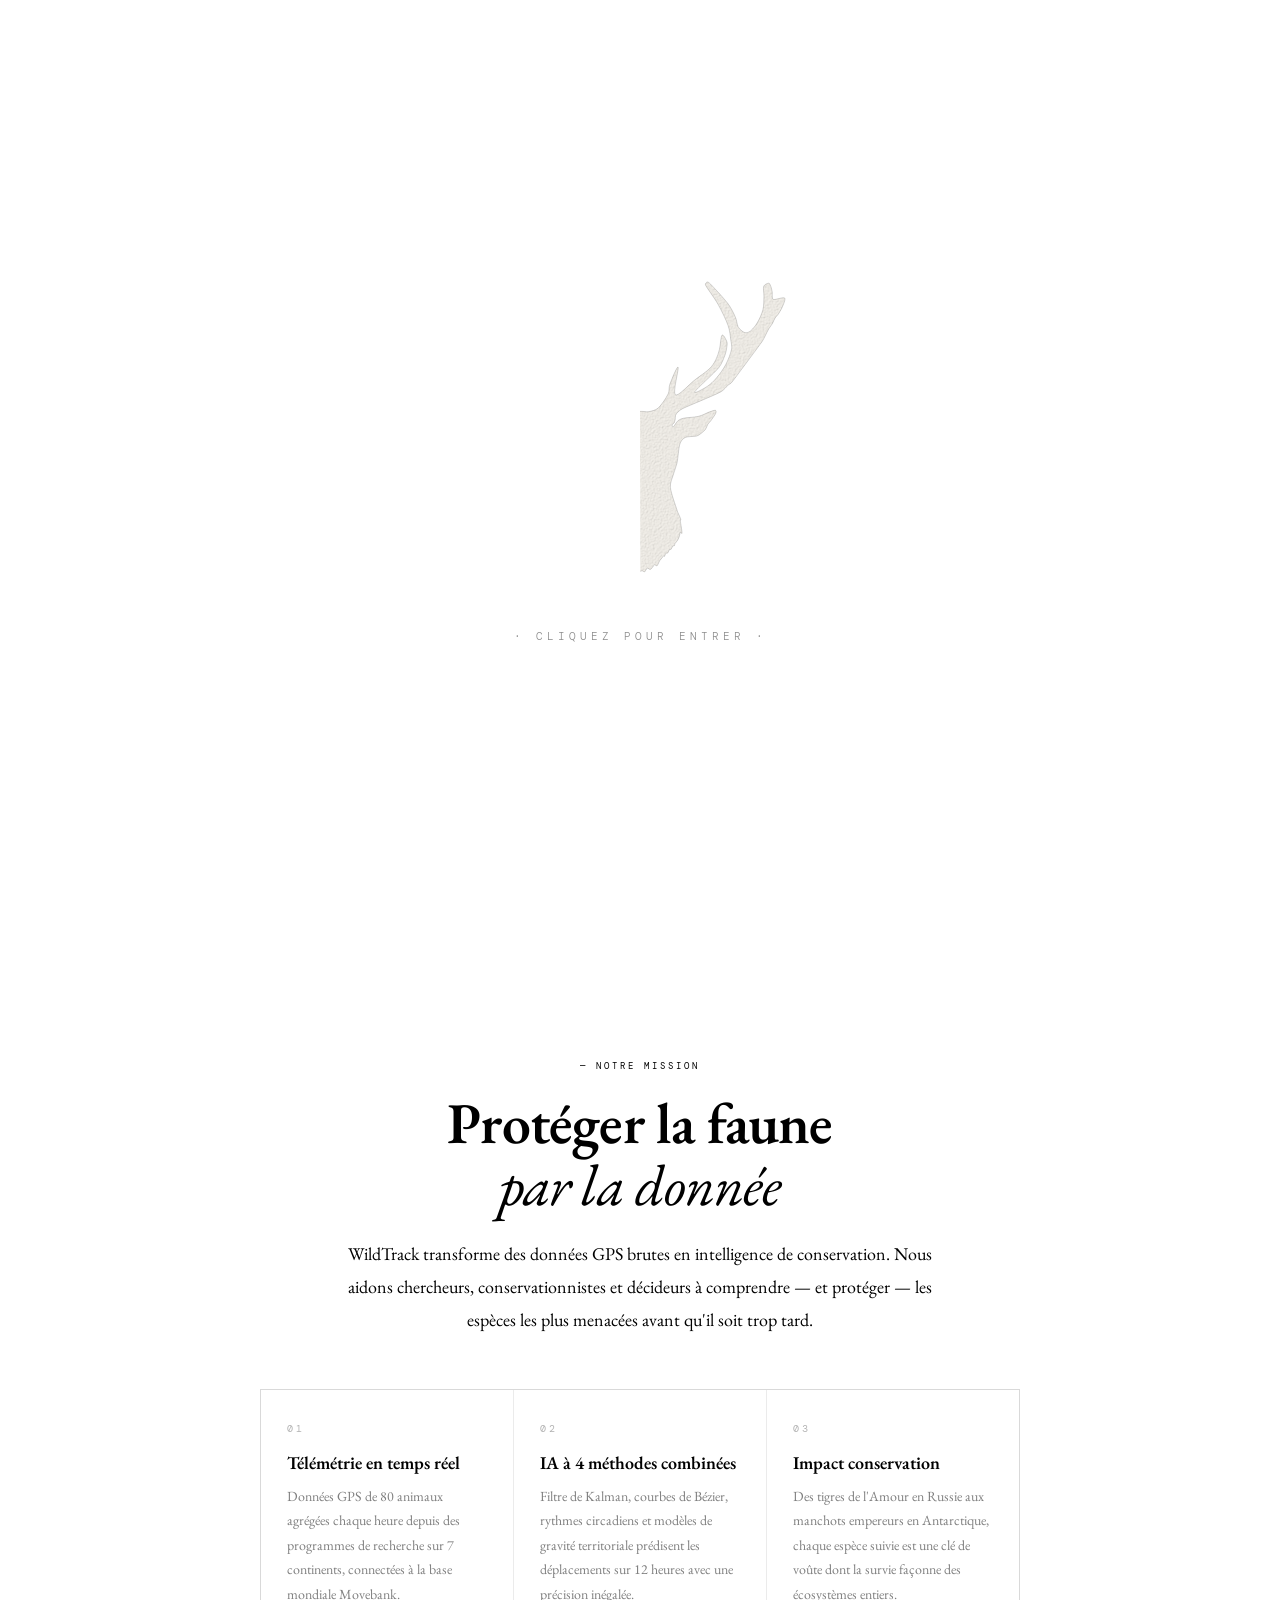
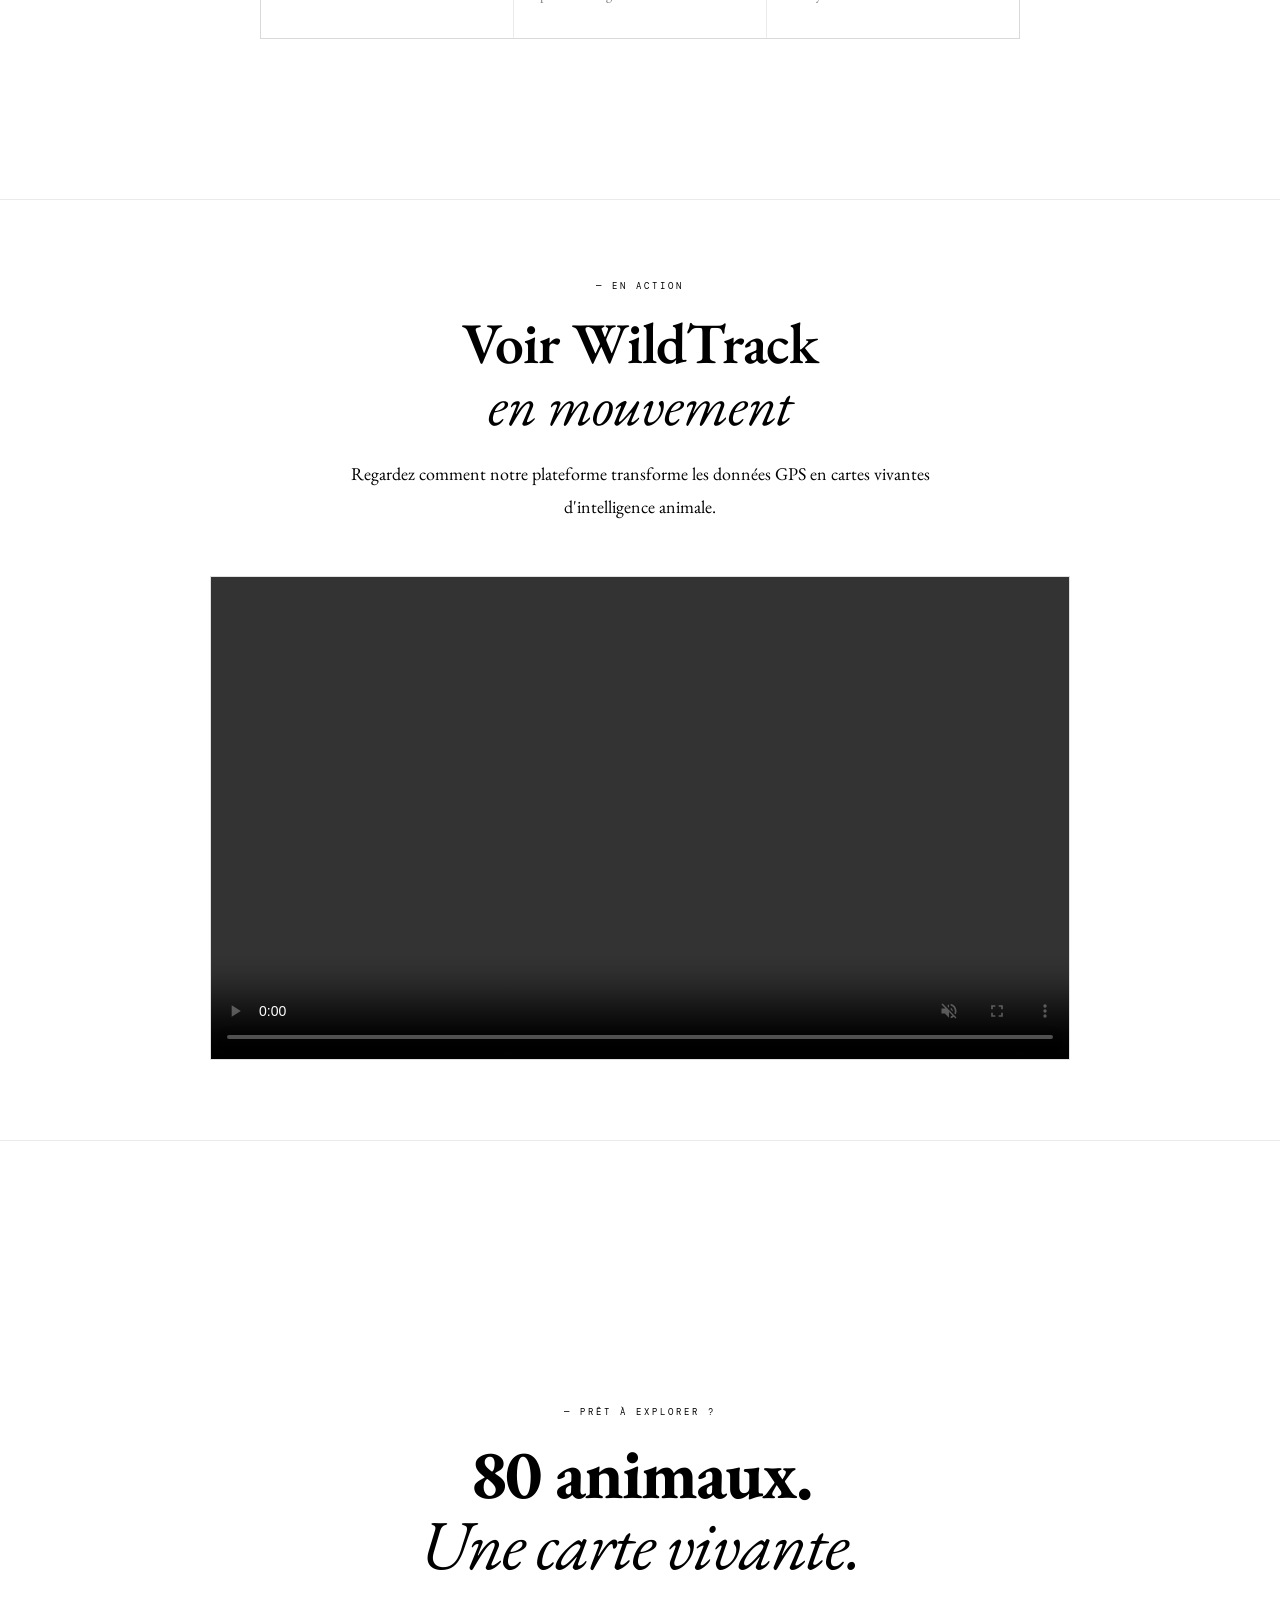
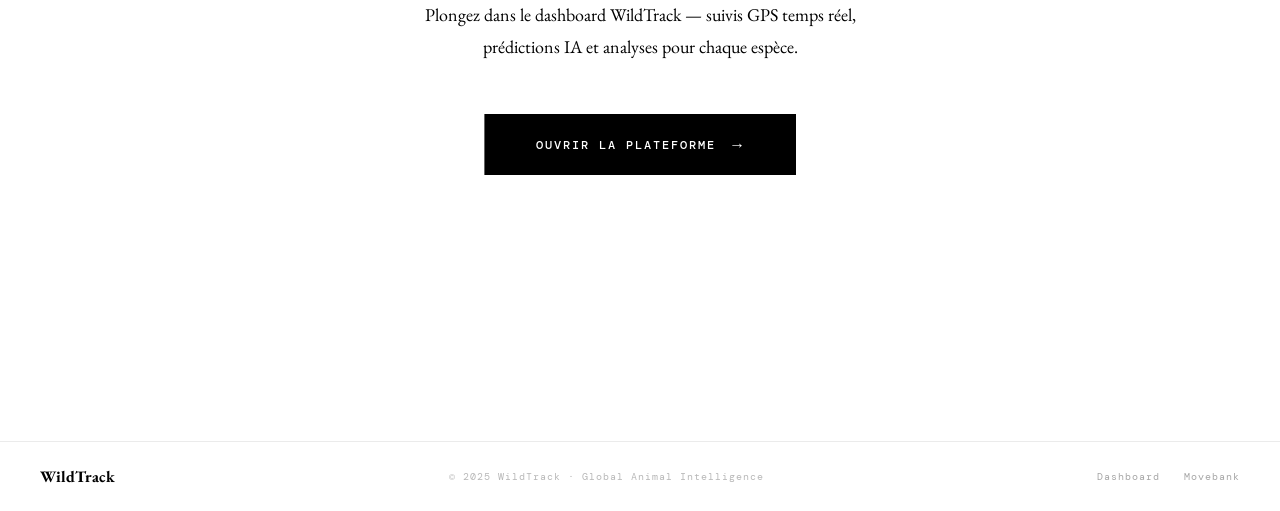
<file: index.html>
<!DOCTYPE html>
<html lang="fr">
<head>
<meta charset="UTF-8">
<meta name="viewport" content="width=device-width, initial-scale=1.0">
<title>WildTrack — Plateforme Mondiale de Suivi Animal</title>
<link rel="preconnect" href="https://fonts.googleapis.com">
<link href="https://fonts.googleapis.com/css2?family=EB+Garamond:ital,wght@0,400;0,500;0,600;0,700;0,800;1,400;1,500&family=DM+Mono:wght@300;400;500&display=swap" rel="stylesheet">
<style>
*,*::before,*::after{box-sizing:border-box;margin:0;padding:0}
html{scroll-behavior:smooth;font-size:16px}
body{
  font-family:'EB Garamond',serif;
  background:#ffffff;
  color:#000000;
  overflow-x:hidden;
}

/* ══════════════════════════════════════════
   ÉCRAN INTRO — CERF SVG
══════════════════════════════════════════ */
#intro{
  position:fixed;inset:0;z-index:9999;
  background:#ffffff;
  display:flex;flex-direction:column;
  align-items:center;justify-content:center;
  transition:opacity 1.1s ease,transform 1.1s ease;
}
#intro.hide{
  opacity:0;
  pointer-events:none;
}
#deer-svg{
  width:min(340px,72vw);
  height:min(340px,72vw);
  cursor:pointer;
}
.intro-sub{
  margin-top:32px;
  font-family:'DM Mono',monospace;
  font-size:11px;
  font-weight:300;
  letter-spacing:4px;
  text-transform:uppercase;
  color:#000;
  opacity:0;
  animation:fadeLabel 1s ease 2.8s forwards;
}
@keyframes fadeLabel{to{opacity:0.45}}
@keyframes blink{0%,100%{opacity:.15}55%{opacity:.55}}
.intro-sub span{animation:blink 2.4s ease infinite}

/* ══════════════════════════════════════════
   BARRE DE PROGRESSION
══════════════════════════════════════════ */
#progress{
  position:fixed;top:0;left:0;right:0;height:1px;
  z-index:500;background:rgba(0,0,0,0.08);
}
#progress-fill{
  height:100%;background:#000;
  transform:scaleX(0);transform-origin:left;
  transition:transform .12s linear;
}

/* ══════════════════════════════════════════
   NAVIGATION
══════════════════════════════════════════ */
nav{
  position:fixed;top:0;left:0;right:0;
  height:56px;z-index:400;
  background:rgba(255,255,255,0.94);
  backdrop-filter:blur(12px);
  border-bottom:1px solid rgba(0,0,0,0.08);
  display:flex;align-items:center;
  padding:0 40px;gap:20px;
  opacity:0;transform:translateY(-6px);
  transition:opacity .5s ease,transform .5s ease;
}
nav.show{opacity:1;transform:none}
.nav-logo{
  font-family:'EB Garamond',serif;
  font-size:20px;font-weight:700;
  color:#000;letter-spacing:-0.3px;
}
.nav-logo-sub{
  font-family:'DM Mono',monospace;
  font-size:8px;color:#000;opacity:0.4;
  letter-spacing:2px;text-transform:uppercase;
  margin-top:1px;
}
.nav-sp{flex:1}
.nav-dots{display:flex;gap:14px;align-items:center}
.ndot{
  width:6px;height:6px;border-radius:50%;
  border:1.5px solid rgba(0,0,0,0.25);
  background:transparent;cursor:pointer;
  transition:all .2s;padding:0;
}
.ndot.active{background:#000;border-color:#000}
.nav-cta{
  padding:7px 18px;
  border:1.5px solid #000;
  border-radius:0;
  color:#000;
  font-family:'DM Mono',monospace;
  font-size:10px;font-weight:500;
  letter-spacing:1.5px;text-transform:uppercase;
  text-decoration:none;
  transition:all .2s;
}
.nav-cta:hover{background:#000;color:#fff}

/* ══════════════════════════════════════════
   GLOBE FLOTTANT (position fixed, scroll)
══════════════════════════════════════════ */
#globe-container{
  position:fixed;
  z-index:10;
  pointer-events:none;
  transition:
    top 1.6s cubic-bezier(0.23,1,0.32,1),
    left 1.6s cubic-bezier(0.23,1,0.32,1),
    transform 1.6s cubic-bezier(0.23,1,0.32,1),
    opacity 0.8s ease;
  will-change:top,left,transform;
}
.globe-inner{
  width:280px;height:280px;
  border-radius:50%;
  overflow:hidden;
  box-shadow:
    0 0 0 1px rgba(0,0,0,0.06),
    inset -6px 0 10px rgba(0,0,0,0.18),
    inset 18px 2px 30px rgba(0,0,0,0.12),
    inset -28px -2px 40px rgba(200,220,255,0.08),
    300px 0 50px rgba(0,0,0,0.04) inset;
  background-image:url('https://pub-940ccf6255b54fa799a9b01050e6c227.r2.dev/globe.jpeg');
  background-size:auto 100%;
  background-repeat:repeat-x;
  animation:globeRotate 36s linear infinite;
}
@keyframes globeRotate{
  from{background-position:0 0}
  to{background-position:560px 0}
}

/* ══════════════════════════════════════════
   SECTIONS
══════════════════════════════════════════ */
section{
  min-height:100vh;
  display:flex;flex-direction:column;
  justify-content:center;
  position:relative;
  overflow:hidden;
}

/* ─── S1 HERO ─── */
#s1{
  padding:90px 8vw 80px;
  border-bottom:1px solid rgba(0,0,0,0.08);
}
.s1-tag{
  font-family:'DM Mono',monospace;
  font-size:10px;font-weight:400;
  letter-spacing:3px;text-transform:uppercase;
  color:#000;opacity:0.4;
  margin-bottom:24px;
}
.s1-tag span{
  display:inline-block;
  width:6px;height:6px;border-radius:50%;
  background:#000;opacity:0.4;
  margin-right:8px;vertical-align:middle;
  animation:pulse 2s ease infinite;
}
@keyframes pulse{0%,100%{opacity:.3;transform:scale(1)}50%{opacity:.8;transform:scale(1.4)}}
h1.hero{
  font-family:'EB Garamond',serif;
  font-size:clamp(48px,7vw,100px);
  font-weight:700;
  line-height:.96;
  letter-spacing:-2px;
  color:#000;
  margin-bottom:32px;
  max-width:58vw;
}
h1.hero em{
  font-style:italic;
  font-weight:400;
}
.hero-desc{
  font-family:'EB Garamond',serif;
  font-size:20px;font-weight:400;
  line-height:1.72;
  color:#000;opacity:0.6;
  max-width:520px;
  margin-bottom:56px;
}
.hero-stats{
  display:flex;gap:52px;
  margin-bottom:64px;
}
.stat-n{
  font-family:'DM Mono',monospace;
  font-size:36px;font-weight:300;color:#000;
  letter-spacing:-1px;
}
.stat-l{
  font-family:'DM Mono',monospace;
  font-size:9px;font-weight:400;
  letter-spacing:2.5px;text-transform:uppercase;
  color:#000;opacity:0.38;
  margin-top:3px;
}
/* CTA Button avec animation */
.hero-cta-wrap{
  position:relative;
  display:inline-block;
}
.hero-cta{
  display:inline-flex;align-items:center;gap:14px;
  padding:16px 40px;
  border:1.5px solid #000;
  color:#000;
  font-family:'DM Mono',monospace;
  font-size:11px;font-weight:500;
  letter-spacing:2px;text-transform:uppercase;
  text-decoration:none;
  transition:all .22s;
  position:relative;
  overflow:hidden;
}
.hero-cta::before{
  content:'';
  position:absolute;inset:0;
  background:#000;
  transform:translateX(-100%);
  transition:transform .28s cubic-bezier(0.4,0,0.2,1);
}
.hero-cta:hover::before{transform:translateX(0)}
.hero-cta:hover{color:#fff}
.hero-cta span,.hero-cta .arrow{position:relative;z-index:1}
.arrow{
  font-size:14px;
  transition:transform .22s;
}
.hero-cta:hover .arrow{transform:translateX(5px)}

/* ─── S2 MISSION ─── */
#s2{
  padding:80px 8vw;
  border-bottom:1px solid rgba(0,0,0,0.08);
  align-items:center;
  text-align:center;
}
.s2-inner{max-width:760px}
.section-tag{
  font-family:'DM Mono',monospace;
  font-size:9px;letter-spacing:3px;
  text-transform:uppercase;color:#000;opacity:0.35;
  margin-bottom:20px;
}
h2.sec{
  font-family:'EB Garamond',serif;
  font-size:clamp(30px,4.5vw,58px);
  font-weight:600;line-height:1.08;
  letter-spacing:-0.8px;color:#000;
  margin-bottom:22px;
}
h2.sec em{font-style:italic;font-weight:400}
.sec-desc{
  font-family:'EB Garamond',serif;
  font-size:18px;line-height:1.82;
  color:#000;opacity:0.55;
  max-width:600px;margin:0 auto 52px;
}
.cards{
  display:grid;grid-template-columns:repeat(3,1fr);
  gap:1px;background:rgba(0,0,0,0.08);
  border:1px solid rgba(0,0,0,0.08);
}
.card{
  background:#fff;
  padding:32px 26px;
  text-align:left;
}
.card-n{
  font-family:'DM Mono',monospace;
  font-size:10px;letter-spacing:3px;color:#000;opacity:0.3;
  margin-bottom:16px;
}
.card-title{
  font-family:'EB Garamond',serif;
  font-size:18px;font-weight:600;color:#000;
  margin-bottom:10px;
}
.card-text{
  font-family:'EB Garamond',serif;
  font-size:14px;line-height:1.75;color:#000;opacity:0.5;
}

/* ─── S3 VIDEO ─── */
#s3{
  padding:80px 8vw;
  border-bottom:1px solid rgba(0,0,0,0.08);
  align-items:center;
}
.s3-inner{max-width:860px;width:100%;text-align:center}
.vframe{
  position:relative;
  width:100%;aspect-ratio:16/9;
  border:1px solid rgba(0,0,0,0.12);
  margin-top:40px;overflow:hidden;
}
.vph{
  width:100%;height:100%;
  background:#f9f9f9;
  display:flex;flex-direction:column;
  align-items:center;justify-content:center;gap:16px;
}
.vph-label{
  display:inline-flex;align-items:center;gap:10px;
  padding:12px 24px;
  border:1.5px dashed rgba(0,0,0,0.2);
  color:#000;opacity:0.5;
  font-family:'DM Mono',monospace;font-size:11px;
  font-weight:400;letter-spacing:1px;
  cursor:pointer;transition:all .2s;
}
.vph-label:hover{
  border-style:solid;
  opacity:1;
}
.vph-label svg{width:16px;height:16px;opacity:0.6}
#vfile{display:none}
#vel{width:100%;height:100%;object-fit:cover;display:none}
.vhint{
  font-family:'DM Mono',monospace;
  font-size:9px;letter-spacing:2px;
  text-transform:uppercase;color:#000;opacity:0.25;
}

/* ─── S4 CTA ─── */
#s4{
  padding:80px 8vw;
  align-items:center;text-align:center;
}
.cta-big{
  font-family:'EB Garamond',serif;
  font-size:clamp(36px,5.5vw,72px);
  font-weight:700;line-height:1;
  letter-spacing:-2px;color:#000;
  margin-bottom:20px;
}
.cta-big em{font-style:italic;font-weight:400}
.cta-sub{
  font-family:'EB Garamond',serif;
  font-size:18px;line-height:1.75;
  color:#000;opacity:0.5;
  max-width:440px;margin:0 auto 52px;
}
/* CTA final avec animation de cadre */
.cta-final-wrap{position:relative;display:inline-block}
.cta-final{
  display:inline-flex;align-items:center;gap:16px;
  padding:20px 52px;
  background:#000;color:#fff;
  font-family:'DM Mono',monospace;
  font-size:12px;font-weight:500;
  letter-spacing:2px;text-transform:uppercase;
  text-decoration:none;
  transition:all .22s;
  position:relative;
  overflow:hidden;
}
.cta-final::before{
  content:'';position:absolute;inset:0;
  background:#fff;
  transform:translateX(-100%);
  transition:transform .3s cubic-bezier(0.4,0,0.2,1);
}
.cta-final:hover::before{transform:translateX(0)}
.cta-final:hover{color:#000;border:1.5px solid #000}
.cta-final span,.cta-final .arrow-f{position:relative;z-index:1}
.arrow-f{font-size:16px;transition:transform .22s}
.cta-final:hover .arrow-f{transform:translateX(6px)}

/* bordure animée autour du bouton */
@keyframes borderAnim{
  0%{clip-path:inset(0 100% 0 0)}
  100%{clip-path:inset(0 0 0 0)}
}

/* ══════════════════════════════════════════
   FOOTER
══════════════════════════════════════════ */
footer{
  padding:24px 40px;
  border-top:1px solid rgba(0,0,0,0.08);
  display:flex;align-items:center;
  justify-content:space-between;
}
.f-logo{
  font-family:'EB Garamond',serif;
  font-size:16px;font-weight:700;color:#000;
}
.f-copy{
  font-family:'DM Mono',monospace;
  font-size:10px;color:#000;opacity:0.28;letter-spacing:1px;
}
.f-links{display:flex;gap:24px}
.f-links a{
  font-family:'DM Mono',monospace;font-size:10px;
  color:#000;opacity:0.35;text-decoration:none;
  letter-spacing:1px;transition:opacity .2s;
}
.f-links a:hover{opacity:0.9}

/* ══════════════════════════════════════════
   REVEAL SCROLL
══════════════════════════════════════════ */
.rev{opacity:0;transform:translateY(28px);transition:opacity .7s ease,transform .7s ease}
.rev.vis{opacity:1;transform:none}
.rd1{transition-delay:.08s}.rd2{transition-delay:.16s}.rd3{transition-delay:.24s}.rd4{transition-delay:.32s}
</style>
</head>
<body>

<!-- ══════════════════════════════
     INTRO : CERF SVG
══════════════════════════════ -->
<div id="intro">
  <svg id="deer-svg" viewBox="0 0 652 652" preserveAspectRatio="xMidYMid meet" title="Cliquez pour entrer">
    <defs>
      <path id="deer-shape" transform="matrix(0.24,0,0,0.24,0,0)" d="M1358.26,1233.5C1365.81,1233.41 1390.2,1233.39 1408.19,1236.4C1413.33,1237.26 1418.19,1237.55 1422.37,1236.72C1446.88,1231.82 1481.57,1226.43 1502.98,1207.4C1529.81,1183.56 1567.79,1125.16 1583.35,1093.65C1594.62,1070.83 1587.41,1042.17 1596.33,1018.32C1609.63,982.761 1655.76,866.569 1663.14,880.299C1670.51,894.03 1618.18,1083.88 1640.57,1100.7C1662.97,1117.53 1751.86,1016.14 1797.5,981.255C1836.56,951.409 1886.86,917.817 1914.45,891.417C1934.67,872.074 1950.17,847.759 1963.06,822.857C1976.09,797.673 1985.41,768.646 1992.62,740.314C2001.03,707.281 2003.58,635.355 2013.53,624.655C2023.47,613.955 2046.01,659.316 2052.3,676.115C2058.07,691.505 2053.58,709.162 2051.3,725.45C2048.75,743.67 2044.58,766.338 2037.01,785.434C2026.55,811.787 2011.76,855.473 1988.58,883.566C1948.66,931.924 1813.22,1050.42 1797.5,1075.58C1781.79,1100.75 1865.56,1052.89 1894.29,1034.54C1923.03,1016.2 1947.79,991.529 1969.91,965.499C1994.95,936.03 2024.55,895.864 2044.55,857.732C2064.56,819.603 2083.23,768.141 2089.92,736.707C2094.63,714.616 2087.96,691.486 2084.69,669.133C2080.13,637.891 2076.07,587.549 2062.53,549.256C2045.4,500.808 2012.16,432.819 1981.94,378.446C1951.93,324.462 1895.24,252.849 1881.21,223.017C1877.12,214.321 1889.52,199.084 1897.77,199.454C1906.01,199.823 1921.12,215.071 1930.67,225.235C1958.35,254.696 2032.13,333.484 2063.86,376.218C2087.68,408.291 2108.02,451.397 2121.1,481.637C2131.54,505.773 2133.55,539.359 2142.34,557.661C2149.02,571.57 2163.34,583.527 2173.86,591.45C2183.04,598.366 2193.98,605.708 2205.44,605.195C2217.23,604.666 2233.96,597.751 2244.6,588.279C2259.57,574.95 2281.8,548.61 2295.28,525.221C2311.21,497.548 2331.38,457.204 2340.23,422.245C2348.98,387.654 2347.26,346.898 2348.35,315.47C2349.3,288.219 2340.51,251.388 2346.79,233.682C2351.95,219.105 2376.8,209.842 2386,209.231C2394.68,208.655 2398.62,221.935 2401.98,230.016C2406.79,241.573 2412.66,264.596 2414.84,278.571C2416.65,290.195 2413.76,303.924 2415.03,313.866C2416.1,322.289 2416.27,334.561 2422.45,338.222C2428.64,341.883 2442.34,337.46 2452.13,335.831C2463.14,333.998 2478.08,328.511 2488.52,327.227C2497.21,326.159 2510.6,323.721 2514.77,328.13C2518.94,332.538 2515.95,345.506 2513.53,353.678C2509.44,367.49 2498.96,393.388 2490.24,411.004C2481.9,427.863 2469.91,446.714 2461.23,459.375C2454.44,469.273 2444.42,476.744 2438.13,486.972C2430.46,499.458 2423.69,519.69 2415.17,534.288C2406.91,548.44 2395.32,560.426 2387.02,574.557C2377.65,590.528 2367.48,613.619 2358.93,630.114C2351.37,644.684 2345.21,660.169 2335.7,673.524C2297,727.815 2168.44,900.081 2126.78,955.857C2113.5,973.626 2095.95,997.265 2085.68,1008.18C2080.1,1014.11 2071.35,1016.07 2065.16,1021.34C2051.46,1033 2028.24,1065.26 2003.49,1078.12C1943.1,1109.5 1759.47,1183.19 1702.84,1209.63C1688.47,1216.35 1673.78,1227.6 1663.74,1236.81C1655.11,1244.71 1646.54,1255.08 1642.55,1264.86C1638.68,1274.36 1641.68,1285.43 1639.81,1295.52C1637.93,1305.65 1635.29,1318.46 1631.26,1325.68C1627.92,1331.65 1617.02,1333.32 1615.6,1338.85C1614.18,1344.39 1616.91,1362.88 1622.74,1358.89C1630.69,1353.45 1649.58,1317.97 1663.32,1306.21C1674.87,1296.33 1695.19,1291.21 1705.19,1288.33C1722.39,1283.39 1790.25,1281.29 1826.21,1272.71C1862.74,1263.99 1896.91,1242.78 1915.08,1237.13C1928.5,1232.95 1952.71,1223 1960.85,1224.89C1968.53,1226.66 1967.11,1241.2 1963.96,1248.46C1957.93,1262.32 1935.31,1293.25 1924.72,1308.04C1917.34,1318.33 1907.1,1326.44 1900.4,1337.19C1893.35,1348.51 1890.88,1364.55 1882.38,1375.98C1873.42,1388.05 1858.51,1400.5 1846.59,1409.64C1835.61,1418.07 1824.28,1427.37 1810.91,1430.83C1789.68,1436.32 1741.49,1432.03 1719.21,1442.6C1699.21,1452.08 1683.98,1473.07 1677.2,1494.24C1666.41,1527.96 1662.96,1604.75 1654.44,1644.89C1647.9,1675.74 1634.33,1704.68 1626.1,1735.11C1617.26,1767.83 1597.04,1803.12 1601.36,1841.19C1604.1,1865.32 1613.9,1899.44 1624.83,1933.4C1636.74,1970.41 1649.99,2007.22 1656.9,2030.67C1658.86,2037.32 1680.73,2084.04 1683.04,2090.61C1690.02,2110.53 1678.04,2090.17 1680.87,2111C1683,2126.68 1694.62,2189.82 1694.08,2206.78C1693.64,2220.17 1681.48,2187.62 1679.75,2198.96C1676.24,2222.04 1670.66,2246.15 1657.38,2265.3C1652.43,2272.43 1645.58,2280.91 1637.65,2290.11C1636.26,2291.71 1634.85,2305 1633.4,2306.64C1629.4,2311.2 1625.17,2304.23 1620.82,2308.99C1616.15,2314.11 1611.32,2330.97 1606.47,2336.15C1603.24,2339.59 1600.01,2331.37 1596.78,2334.77C1591.09,2340.8 1585.44,2358.4 1580.04,2364.1C1574.71,2369.71 1569.61,2363.43 1564.91,2368.46C1560.82,2372.84 1557.03,2388.61 1553.66,2392.35C1551.61,2394.62 1549.61,2385.28 1547.63,2387.63C1537.42,2399.79 1527.99,2412.83 1517.56,2424.73C1510.09,2433.24 1502.11,2462.17 1492.96,2468.78C1487.74,2472.55 1481.66,2455.3 1475.09,2458.96C1465.03,2464.56 1453.81,2490.95 1442.76,2495.93C1433.3,2500.18 1423.96,2483.13 1415.57,2486.62C1407.78,2489.87 1400.81,2513.71 1395.32,2516.06C1388.94,2518.79 1379.79,2504.12 1371.87,2507.93C1367.84,2509.87 1363.65,2510.71 1360.58,2511.08L1360.58,2511.35C1359.71,2511.38 1358.26,2511.29C1356.82,2511.38 1355.94,2511.35L1355.94,2511.08C1352.88,2510.71 1348.69,2509.87 1344.65,2507.93C1336.74,2504.12 1327.59,2518.79 1321.21,2516.06C1315.71,2513.71 1308.74,2489.87 1300.95,2486.62C1292.56,2483.13 1283.23,2500.18 1273.77,2495.93C1262.71,2490.95 1251.5,2464.56 1241.43,2458.96C1234.86,2455.3 1228.78,2472.55 1223.56,2468.78C1214.41,2462.17 1206.43,2433.24 1198.97,2424.73C1188.53,2412.83 1179.1,2399.79 1168.89,2387.63C1166.92,2385.28 1164.91,2394.62 1162.87,2392.35C1159.5,2388.61 1155.71,2372.84 1151.61,2368.46C1146.92,2363.43 1141.82,2369.71 1136.49,2364.1C1131.08,2358.4 1125.44,2340.8 1119.74,2334.77C1116.52,2331.37 1113.28,2339.59 1110.06,2336.15C1105.2,2330.97 1100.38,2314.11 1095.71,2308.99C1091.35,2304.23 1087.13,2311.2 1083.12,2306.64C1081.68,2305 1080.26,2291.71 1078.88,2290.11C1070.94,2280.91 1064.1,2272.43 1059.15,2265.3C1045.87,2246.15 1040.29,2222.04 1036.77,2198.96C1035.05,2187.62 1022.88,2220.17 1022.45,2206.78C1021.9,2189.82 1033.53,2126.68 1035.66,2111C1038.49,2090.17 1026.5,2110.53 1033.49,2090.61C1035.79,2084.04 1057.67,2037.32 1059.63,2030.67C1066.54,2007.22 1079.79,1970.41 1091.7,1933.4C1102.62,1899.44 1112.42,1865.32 1115.16,1841.19C1119.49,1803.12 1099.27,1767.83 1090.42,1735.11C1082.19,1704.68 1068.63,1675.74 1062.08,1644.89C1053.57,1604.75 1050.12,1527.96 1039.33,1494.24C1032.55,1473.07 1017.31,1452.08 997.319,1442.6C975.034,1432.03 926.85,1436.32 905.619,1430.83C892.244,1427.37 880.916,1418.07 869.934,1409.64C858.021,1400.5 843.109,1388.05 834.14,1375.98C825.65,1364.55 823.178,1348.51 816.123,1337.19C809.426,1326.44 799.181,1318.33 791.81,1308.04C781.217,1293.25 758.591,1262.32 752.569,1248.46C749.412,1241.2 747.999,1226.66 755.674,1224.89C763.82,1223 788.025,1232.95 801.444,1237.13C819.611,1242.78 853.783,1263.99 890.315,1272.71C926.281,1281.29 994.135,1283.39 1011.33,1288.33C1021.34,1291.21 1041.65,1296.33 1053.2,1306.21C1066.94,1317.97 1085.83,1353.45 1093.79,1358.89C1099.62,1362.88 1102.34,1344.39 1100.92,1338.85C1099.5,1333.32 1088.6,1331.65 1085.27,1325.68C1081.24,1318.46 1078.6,1305.65 1076.71,1295.52C1074.84,1285.43 1077.84,1274.36 1073.97,1264.86C1069.99,1255.08 1061.42,1244.71 1052.79,1236.81C1042.74,1227.6 1028.05,1216.35 1013.69,1209.63C957.06,1183.19 773.426,1109.5 713.041,1078.12C688.286,1065.26 665.07,1033 651.371,1021.34C645.177,1016.07 636.426,1014.11 630.849,1008.18C620.579,997.265 603.027,973.626 589.751,955.857C548.082,900.081 419.522,727.815 380.831,673.524C371.313,660.169 365.156,644.684 357.6,630.114C349.045,613.619 338.878,590.528 329.504,574.557C321.21,560.426 309.614,548.44 301.355,534.288C292.837,519.69 286.07,499.458 278.394,486.972C272.106,476.744 262.088,469.273 255.299,459.375C246.614,446.714 234.626,427.863 226.283,411.004C217.565,393.388 207.083,367.49 202.995,353.678C200.577,345.506 197.588,332.538 201.756,328.13C205.924,323.721 219.314,326.159 228.005,327.227C238.445,328.511 253.385,333.998 264.396,335.831C274.188,337.46 287.891,341.883 294.075,338.222C300.258,334.561 300.423,322.289 301.498,313.866C302.767,303.924 299.878,290.195 301.687,278.571C303.861,264.596 309.739,241.573 314.546,230.016C317.908,221.935 321.845,208.655 330.53,209.231C339.729,209.842 364.575,219.105 369.74,233.682C376.014,251.388 367.228,288.219 368.175,315.47C369.268,346.898 367.543,387.654 376.296,422.245C385.141,457.204 405.312,497.548 421.25,525.221C434.721,548.61 456.952,574.95 471.924,588.279C482.565,597.751 499.295,604.666 511.085,605.195C522.542,605.708 533.483,598.366 542.665,591.45C553.183,583.527 567.505,571.57 574.188,557.661C582.981,539.359 584.987,505.773 595.425,481.637C608.504,451.397 628.841,408.291 652.662,376.218C684.4,333.484 758.172,254.696 785.855,225.235C795.406,215.071 810.515,199.823 818.759,199.454C827.003,199.084 839.409,214.321 835.319,223.017C821.291,252.849 764.594,324.462 734.589,378.446C704.369,432.819 671.123,500.808 653.997,549.256C640.46,587.549 636.397,637.891 631.832,669.133C628.565,691.486 621.9,714.616 626.602,736.707C633.292,768.141 651.97,819.603 671.971,857.732C691.974,895.864 721.574,936.03 746.618,965.499C768.74,991.529 793.5,1016.2 822.234,1034.54C850.968,1052.89 934.736,1100.75 919.022,1075.58C903.308,1050.42 767.868,931.924 727.951,883.566C704.761,855.473 689.974,811.787 679.519,785.434C671.943,766.338 667.771,743.67 665.222,725.45C662.943,709.162 658.453,691.505 664.221,676.115C670.518,659.316 693.053,613.955 703.001,624.655C712.948,635.355 715.495,707.281 723.906,740.314C731.12,768.646 740.44,797.673 753.468,822.857C766.35,847.759 781.858,872.074 802.075,891.417C829.667,917.817 879.965,951.409 919.022,981.255C964.669,1016.14 1053.56,1117.53 1075.95,1100.7C1098.35,1083.88 1046.02,894.03 1053.39,880.299C1060.76,866.569 1106.89,982.761 1120.19,1018.32C1129.11,1042.17 1121.91,1070.83 1133.18,1093.65C1148.74,1125.16 1186.71,1183.56 1213.55,1207.4C1234.96,1226.43 1269.65,1231.82 1294.15,1236.72C1298.34,1237.55 1303.19,1237.26 1308.34,1236.4C1326.33,1233.39 1350.72,1233.41 1358.26,1233.5Z"/>
      <mask id="deer-mask"><use href="#deer-shape" fill="white"/></mask>
      <filter id="paper-soft">
        <feTurbulence type="fractalNoise" baseFrequency=".45" result="n" numOctaves="4"/>
        <feDiffuseLighting in="n" lightingColor="#f0ece4" surfaceScale="1.5" result="l">
          <feDistantLight azimuth="45" elevation="65"/>
        </feDiffuseLighting>
        <feBlend in="SourceGraphic" in2="l" mode="multiply"/>
      </filter>
    </defs>
    <!-- Fond papier -->
    <rect width="652" height="652" fill="#f5f2ec" filter="url(#paper-soft)" style="mask:url(#deer-mask)"/>
    <!-- Contour fin -->
    <use href="#deer-shape" fill="none" stroke="rgba(0,0,0,0.08)" stroke-width="1.5"/>
    <!-- Trait de dessin animé -->
    <use id="deer-stroke" href="#deer-shape" fill="none"
      stroke="#000" stroke-width="1.2"
      stroke-dashoffset="8000" stroke-dasharray="8000"/>
  </svg>
  <p class="intro-sub"><span>·</span> cliquez pour entrer <span>·</span></p>
</div>

<!-- BARRE PROGRESSION -->
<div id="progress"><div id="progress-fill"></div></div>

<!-- NAV -->
<nav id="nav">
  <div>
    <div class="nav-logo">WildTrack</div>
    <div class="nav-logo-sub">Plateforme mondiale de suivi animal</div>
  </div>
  <div class="nav-sp"></div>
  <div class="nav-dots" id="nav-dots"></div>
  <a href="dashboard.html" class="nav-cta">Ouvrir le Dashboard →</a>
</nav>

<!-- GLOBE FLOTTANT -->
<div id="globe-container">
  <div class="globe-inner"></div>
</div>

<!-- ══════ S1 : HERO ══════ -->
<section id="s1">
  <div class="s1-tag rev"><span></span>Télémétrie GPS · Intelligence artificielle</div>
  <h1 class="hero rev rd1">
    Chaque animal.<br>
    <em>Chaque mouvement.</em><br>
    En temps réel.
  </h1>
  <p class="hero-desc rev rd2">
    WildTrack surveille 80 espèces sauvages sur 8 continents. Notre moteur d'IA prédit les déplacements en fusionnant filtre de Kalman, courbes de Bézier, rythmes circadiens et mémoire territoriale.
  </p>
  <div class="hero-stats rev rd2">
    <div>
      <div class="stat-n">80</div>
      <div class="stat-l">Animaux suivis</div>
    </div>
    <div>
      <div class="stat-n">16 000</div>
      <div class="stat-l">Points GPS</div>
    </div>
    <div>
      <div class="stat-n">8</div>
      <div class="stat-l">Continents</div>
    </div>
    <div>
      <div class="stat-n">4</div>
      <div class="stat-l">Algorithmes IA</div>
    </div>
  </div>
  <div class="hero-cta-wrap rev rd3">
    <a href="#s2" class="hero-cta">
      <span>Découvrir notre mission</span>
      <span class="arrow">→</span>
    </a>
  </div>
</section>

<!-- ══════ S2 : MISSION ══════ -->
<section id="s2">
  <div class="s2-inner">
    <div class="section-tag rev">— Notre mission</div>
    <h2 class="sec rev rd1">Protéger la faune<br><em>par la donnée</em></h2>
    <p class="sec-desc rev rd2">
      WildTrack transforme des données GPS brutes en intelligence de conservation. Nous aidons chercheurs, conservationnistes et décideurs à comprendre — et protéger — les espèces les plus menacées avant qu'il soit trop tard.
    </p>
    <div class="cards rev rd3">
      <div class="card">
        <div class="card-n">01</div>
        <div class="card-title">Télémétrie en temps réel</div>
        <div class="card-text">Données GPS de 80 animaux agrégées chaque heure depuis des programmes de recherche sur 7 continents, connectées à la base mondiale Movebank.</div>
      </div>
      <div class="card">
        <div class="card-n">02</div>
        <div class="card-title">IA à 4 méthodes combinées</div>
        <div class="card-text">Filtre de Kalman, courbes de Bézier, rythmes circadiens et modèles de gravité territoriale prédisent les déplacements sur 12 heures avec une précision inégalée.</div>
      </div>
      <div class="card">
        <div class="card-n">03</div>
        <div class="card-title">Impact conservation</div>
        <div class="card-text">Des tigres de l'Amour en Russie aux manchots empereurs en Antarctique, chaque espèce suivie est une clé de voûte dont la survie façonne des écosystèmes entiers.</div>
      </div>
    </div>
  </div>
</section>

<!-- ══════ S3 : VIDEO ══════ -->
<section id="s3">
  <div class="s3-inner">
    <div class="section-tag rev">— En action</div>
    <h2 class="sec rev rd1">Voir WildTrack<br><em>en mouvement</em></h2>
    <p class="sec-desc rev rd2">
      Regardez comment notre plateforme transforme les données GPS en cartes vivantes d'intelligence animale.
    </p>
    <div class="vframe rev rd3">
      <video id="vel" controls autoplay muted loop playsinline
             style="width:100%;height:100%;object-fit:cover;display:block">
        <source src="video/video-1280 (1).mp4" type="video/mp4">
      </video>
    </div>
  </div>
</section>

<!-- ══════ S4 : CTA ══════ -->
<section id="s4">
  <div class="section-tag rev">— Prêt à explorer ?</div>
  <h2 class="cta-big rev rd1">80 animaux.<br><em>Une carte vivante.</em></h2>
  <p class="cta-sub rev rd2">
    Plongez dans le dashboard WildTrack — suivis GPS temps réel, prédictions IA et analyses pour chaque espèce.
  </p>
  <div class="cta-final-wrap rev rd3">
    <a href="dashboard.html" class="cta-final">
      <span>Ouvrir la Plateforme</span>
      <span class="arrow-f">→</span>
    </a>
  </div>
</section>

<footer>
  <div class="f-logo">WildTrack</div>
  <div class="f-copy">© 2025 WildTrack · Global Animal Intelligence</div>
  <div class="f-links">
    <a href="dashboard.html">Dashboard</a>
    <a href="https://movebank.org" target="_blank">Movebank</a>
  </div>
</footer>

<script>
// ══════ ANIMATION DU CERF ══════
const deerStroke = document.getElementById('deer-stroke');
const DASH = 8000;

function animateDeer() {
  deerStroke.style.transition = 'none';
  deerStroke.setAttribute('stroke-dashoffset', DASH);
  requestAnimationFrame(() => {
    requestAnimationFrame(() => {
      deerStroke.style.transition = 'stroke-dashoffset 3.2s cubic-bezier(0.4,0,0.2,1)';
      deerStroke.setAttribute('stroke-dashoffset', '0');
    });
  });
}
animateDeer();

function dismissIntro() {
  const intro = document.getElementById('intro');
  intro.classList.add('hide');
  setTimeout(() => intro.style.display = 'none', 1200);
  document.getElementById('nav').classList.add('show');
  initGlobe();
  revealAll();
}

document.getElementById('deer-svg').addEventListener('click', dismissIntro);
setTimeout(() => {
  if (!document.getElementById('intro').classList.contains('hide')) dismissIntro();
}, 5200);

// ══════ NAV DOTS ══════
const SECTIONS = ['s1','s2','s3','s4'];
const LABELS = ['Accueil','Mission','Vidéo','Dashboard'];
const dotsEl = document.getElementById('nav-dots');

SECTIONS.forEach((id, i) => {
  const d = document.createElement('button');
  d.className = 'ndot' + (i === 0 ? ' active' : '');
  d.title = LABELS[i];
  d.addEventListener('click', () => document.getElementById(id).scrollIntoView({behavior:'smooth'}));
  dotsEl.appendChild(d);
});

// ══════ SCROLL ══════
window.addEventListener('scroll', onScroll, {passive: true});

function onScroll() {
  const st = window.pageYOffset;
  const dh = document.documentElement.scrollHeight - window.innerHeight;
  document.getElementById('progress-fill').style.transform = `scaleX(${dh > 0 ? st/dh : 0})`;

  // active dot
  const vc = window.innerHeight / 2;
  let active = 0;
  SECTIONS.forEach((id, i) => {
    const el = document.getElementById(id);
    if (el && el.getBoundingClientRect().top <= vc) active = i;
  });
  dotsEl.querySelectorAll('.ndot').forEach((d, i) => d.classList.toggle('active', i === active));

  moveGlobe(active, st, dh);
  revealAll();
}

// ══════ GLOBE POSITIONS ══════
// [top%, left%, scale]
const GLOBE_POS = [
  { top: 48, left: 78, scale: 1   },   // S1 hero — droite
  { top: 18, left: 52, scale: 0.7 },   // S2 mission — haut centre
  { top: 58, left: 12, scale: 0.85},   // S3 video — gauche
  { top: 50, left: 50, scale: 1.15},   // S4 cta — centre
];

function initGlobe() {
  const g = document.getElementById('globe-container');
  const p = GLOBE_POS[0];
  g.style.opacity = '1';
  g.style.top = p.top + 'vh';
  g.style.left = p.left + 'vw';
  g.style.transform = `translate(-50%,-50%) scale(${p.scale})`;
}

function moveGlobe(sectionIdx, scrollTop, docH) {
  const g = document.getElementById('globe-container');
  const p = GLOBE_POS[Math.min(sectionIdx, GLOBE_POS.length - 1)];
  g.style.top = p.top + 'vh';
  g.style.left = p.left + 'vw';
  g.style.transform = `translate(-50%,-50%) scale(${p.scale})`;
  // opacité réduite sur la dernière section
  g.style.opacity = sectionIdx === 3 ? '0.35' : '0.88';
}

// ══════ REVEAL ══════
function revealAll() {
  document.querySelectorAll('.rev:not(.vis)').forEach(el => {
    if (el.getBoundingClientRect().top < window.innerHeight * 0.87)
      el.classList.add('vis');
  });
}

// ══════ VIDEO UPLOAD ══════
document.getElementById('vfile').addEventListener('change', function() {
  if (!this.files[0]) return;
  const v = document.getElementById('vel');
  v.src = URL.createObjectURL(this.files[0]);
  v.style.display = 'block';
  document.getElementById('vph').style.display = 'none';
});
</script>
</body>
</html>
</file>
